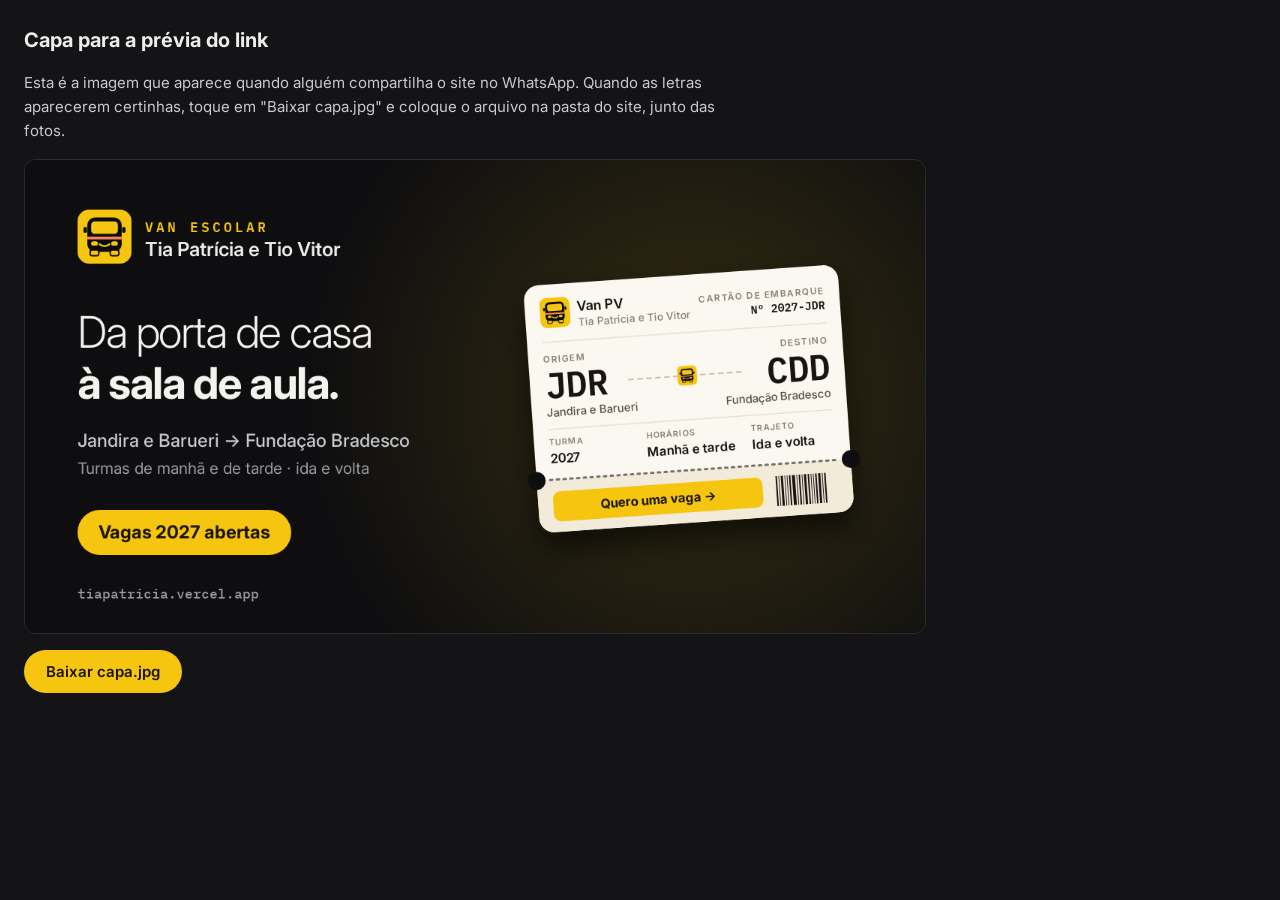
<file: gerar-capa.html>
<!doctype html>
<html lang="pt-BR">
<head>
<meta charset="UTF-8">
<meta name="viewport" content="width=device-width, initial-scale=1.0">
<title>Gerar capa · Van PV</title>
<meta name="robots" content="noindex">
<link href="https://fonts.googleapis.com/css2?family=Inter:wght@300;400;500;600;700&family=IBM+Plex+Mono:wght@500;600&display=swap" rel="stylesheet">
<style>
body{margin:0;background:#141416;color:#EDEDED;font:15px/1.6 Inter,system-ui,sans-serif;padding:24px}
h1{font-size:20px;margin:0 0 6px}
p{color:#C9C9CF;max-width:720px}
canvas{width:100%;max-width:900px;height:auto;display:block;border-radius:12px;border:1px solid rgba(255,255,255,.1);margin:16px 0}
button{background:#F6C510;color:#1A1500;border:0;border-radius:999px;padding:12px 22px;font:600 15px Inter,sans-serif;cursor:pointer}
button:disabled{opacity:.5;cursor:wait}
#info{color:#9A9AA2;font-size:13px;margin-left:12px}
</style>
</head>
<body>
<h1>Capa para a prévia do link</h1>
<p>Esta é a imagem que aparece quando alguém compartilha o site no WhatsApp. Quando as letras aparecerem certinhas, toque em "Baixar capa.jpg" e coloque o arquivo na pasta do site, junto das fotos.</p>
<canvas id="capa" width="1200" height="630"></canvas>
<button id="baixar" type="button" disabled>Carregando as letras…</button><span id="info"></span>
<script>
/* Desenha a capa (1200 × 630, o tamanho que o WhatsApp e o Facebook usam) */
const cv = document.getElementById('capa'), x = cv.getContext('2d');
const SANS = 'Inter,system-ui,sans-serif', MONO = "'IBM Plex Mono',ui-monospace,Menlo,Consolas,monospace";
function rr(px, py, w, h, r) { const p = new Path2D(); if (p.roundRect) p.roundRect(px, py, w, h, r); else p.rect(px, py, w, h); return p; }
function T(t, px, py, fonte, cor, alinhar, ls) {
  x.font = fonte; x.fillStyle = cor; x.textAlign = alinhar || 'left';
  if ('letterSpacing' in x) x.letterSpacing = (ls || 0) + 'px';
  x.fillText(t, px, py);
}
/* A carinha da van e a placa amarela (as mesmas do site) */
function carinha(px, py, s, dark, yel) {
  const R = (a, b, w, h, r, fill, stroke) => { const p = rr(px + a * s, py + b * s, w * s, h * s, r * s); if (fill) { x.fillStyle = fill; x.fill(p); } if (stroke) { x.lineWidth = 3 * s; x.strokeStyle = stroke; x.stroke(p); } };
  R(14, 10, 72, 72, 16, dark); R(22, 18, 56, 26, 7, yel); R(14, 50, 72, 6, 0, '#F4845F');
  R(6, 30, 7, 12, 2.5, dark); R(87, 30, 7, 12, 2.5, dark); R(22, 60, 14, 9, 4.5, yel); R(64, 60, 14, 9, 4.5, yel);
  x.beginPath(); x.moveTo(px + 40 * s, py + 66 * s); x.quadraticCurveTo(px + 50 * s, py + 74 * s, px + 60 * s, py + 66 * s); x.lineWidth = 4 * s; x.lineCap = 'round'; x.strokeStyle = yel; x.stroke();
  R(20, 78, 18, 12, 4, yel, dark); R(62, 78, 18, 12, 4, yel, dark);
}
function placa(px, py, size) { x.fillStyle = '#F6C510'; x.fill(rr(px, py, size, size, size * 13 / 60)); carinha(px + size * 3.5 / 60, py + size * 3.5 / 60, size * 53 / 60 / 100, '#0B0B0B', '#F6C510'); }

function desenhar() {
  x.textBaseline = 'alphabetic';
  /* fundo da rodoviária, com um brilho amarelo atrás do bilhete */
  x.fillStyle = '#0E0E10'; x.fillRect(0, 0, 1200, 630);
  const brilho = x.createRadialGradient(890, 315, 40, 890, 315, 520);
  brilho.addColorStop(0, 'rgba(246,197,16,.16)'); brilho.addColorStop(1, 'rgba(246,197,16,0)');
  x.fillStyle = brilho; x.fillRect(0, 0, 1200, 630);

  /* lado esquerdo: marca, frase e chamada */
  placa(70, 66, 72);
  T('VAN ESCOLAR', 160, 96, `600 18px ${MONO}`, '#F6C510', 'left', 4);
  T('Tia Patrícia e Tio Vitor', 160, 128, `600 26px ${SANS}`, '#EDEDED');
  T('Da porta de casa', 70, 250, `300 58px ${SANS}`, '#F5F3EE', 'left', -1.5);
  T('à sala de aula.', 70, 318, `700 58px ${SANS}`, '#F5F3EE', 'left', -1.5);
  T('Jandira e Barueri → Fundação Bradesco', 70, 382, `500 24px ${SANS}`, '#C9C9CF');
  T('Turmas de manhã e de tarde · ida e volta', 70, 418, `400 21px ${SANS}`, '#9A9AA2');
  x.font = `700 24px ${SANS}`; if ('letterSpacing' in x) x.letterSpacing = '0px';
  const chamada = 'Vagas 2027 abertas', wc = x.measureText(chamada).width;
  x.fillStyle = '#F6C510'; x.fill(rr(70, 466, wc + 56, 60, 30));
  T(chamada, 98, 504, `700 24px ${SANS}`, '#1A1500');
  T('tiapatricia.vercel.app', 70, 584, `500 18px ${MONO}`, '#9A9AA2');

  /* lado direito: o cartão de embarque, um pouco inclinado */
  const W = 420, H = 330;
  x.save(); x.translate(885, 318); x.rotate(-4 * Math.PI / 180); x.translate(-W / 2, -H / 2);
  x.shadowColor = 'rgba(0,0,0,.6)'; x.shadowBlur = 40; x.shadowOffsetY = 20;
  x.fillStyle = '#FBF8F1'; x.fill(rr(0, 0, W, H, 20));
  x.shadowColor = 'transparent'; x.shadowBlur = 0; x.shadowOffsetY = 0;
  x.save(); x.clip(rr(0, 0, W, H, 20)); x.fillStyle = '#F3EBDA'; x.fillRect(0, 260, W, 70); x.restore();
  /* topo do bilhete */
  placa(20, 18, 40);
  T('Van PV', 70, 38, `600 18px ${SANS}`, '#1A1410');
  T('Tia Patrícia e Tio Vitor', 70, 58, `500 14px ${SANS}`, '#8A7F74');
  T('CARTÃO DE EMBARQUE', 400, 38, `600 12px ${SANS}`, '#8A7F74', 'right', 1.5);
  T('Nº 2027-JDR', 400, 58, `600 15px ${MONO}`, '#1A1410', 'right');
  x.fillStyle = '#E8E1D2'; x.fillRect(20, 76, 380, 1.5);
  /* origem e destino */
  T('ORIGEM', 20, 104, `600 12px ${SANS}`, '#8A7F74', 'left', 1.5);
  T('DESTINO', 400, 104, `600 12px ${SANS}`, '#8A7F74', 'right', 1.5);
  T('JDR', 20, 152, `600 48px ${MONO}`, '#1A1410', 'left', -1);
  T('CDD', 400, 152, `600 48px ${MONO}`, '#1A1410', 'right', -1);
  T('Jandira e Barueri', 20, 176, `500 15px ${SANS}`, '#5A5047');
  T('Fundação Bradesco', 400, 176, `500 15px ${SANS}`, '#5A5047', 'right');
  x.save(); x.setLineDash([6, 6]); x.strokeStyle = '#C9BFAA'; x.lineWidth = 2;
  x.beginPath(); x.moveTo(132, 134); x.lineTo(288, 134); x.stroke(); x.restore();
  placa(197, 121, 26);
  /* turma, horários e trajeto */
  x.fillStyle = '#E8E1D2'; x.fillRect(20, 192, 380, 1.5);
  T('TURMA', 20, 214, `600 11px ${SANS}`, '#8A7F74', 'left', 1.2);
  T('HORÁRIOS', 150, 214, `600 11px ${SANS}`, '#8A7F74', 'left', 1.2);
  T('TRAJETO', 290, 214, `600 11px ${SANS}`, '#8A7F74', 'left', 1.2);
  T('2027', 20, 238, `600 17px ${SANS}`, '#1A1410');
  T('Manhã e tarde', 150, 238, `600 17px ${SANS}`, '#1A1410');
  T('Ida e volta', 290, 238, `600 17px ${SANS}`, '#1A1410');
  /* picote, com os furinhos das pontas */
  x.save(); x.setLineDash([3, 6]); x.lineCap = 'round'; x.strokeStyle = 'rgba(10,6,8,.55)'; x.lineWidth = 3;
  x.beginPath(); x.moveTo(18, 260); x.lineTo(402, 260); x.stroke(); x.restore();
  x.fillStyle = '#0E0E10'; [0, W].forEach(px => { x.beginPath(); x.arc(px, 260, 12, 0, Math.PI * 2); x.fill(); });
  /* canhoto: botão amarelo e código de barras */
  x.fillStyle = '#F6C510'; x.fill(rr(20, 276, 280, 40, 10));
  T('Quero uma vaga →', 160, 302, `700 17px ${SANS}`, '#1A1500', 'center');
  let bx = 318; x.fillStyle = '#1A1410';
  [2, 1, 3, 1, 1, 2, 4, 1, 2, 1, 3, 2, 1, 1, 2, 3, 1, 2].forEach(w => { x.fillRect(bx, 276, w, 40); bx += w + 2; });
  x.restore();
}

/* Espera as letras do Google carregarem antes de desenhar (senão sai com a letra do computador) */
(async () => {
  try {
    await Promise.all(['300 58px Inter', '400 21px Inter', '500 24px Inter', '600 26px Inter', '700 58px Inter', "500 18px 'IBM Plex Mono'", "600 48px 'IBM Plex Mono'"].map(f => document.fonts.load(f)));
  } catch (e) { /* sem internet: desenha com a letra do computador */ }
  desenhar();
  const b = document.getElementById('baixar'); b.disabled = false; b.textContent = 'Baixar capa.jpg';
})();

document.getElementById('baixar').addEventListener('click', () => {
  cv.toBlob(blob => {
    const kb = Math.round(blob.size / 1024);
    document.getElementById('info').textContent = `Tamanho: ${kb} KB` + (kb > 300 ? ' · acima de 300 KB, o WhatsApp pode não mostrar' : ' · tamanho ok para o WhatsApp');
    const a = document.createElement('a'); a.href = URL.createObjectURL(blob); a.download = 'capa.jpg';
    document.body.appendChild(a); a.click(); a.remove();
    setTimeout(() => URL.revokeObjectURL(a.href), 10000);
  }, 'image/jpeg', 0.9);
});
</script>
</body>
</html>
</file>
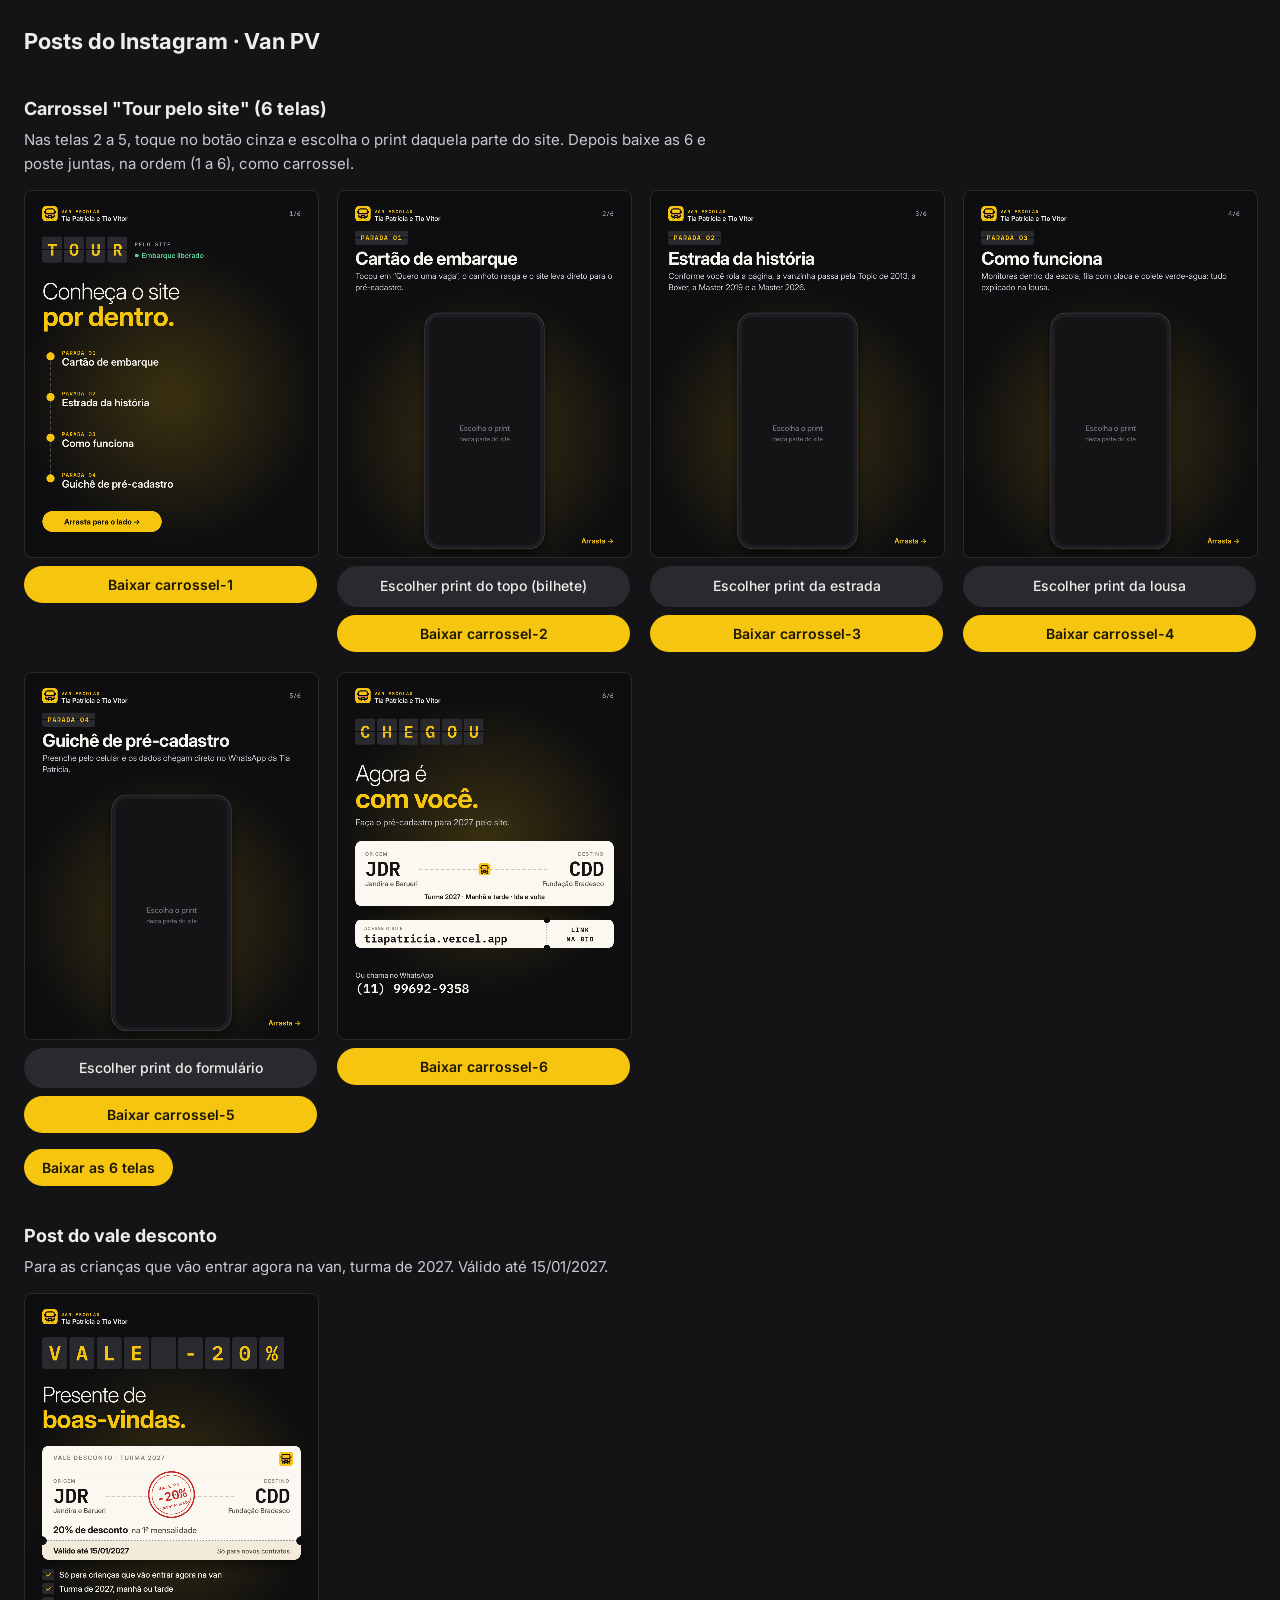
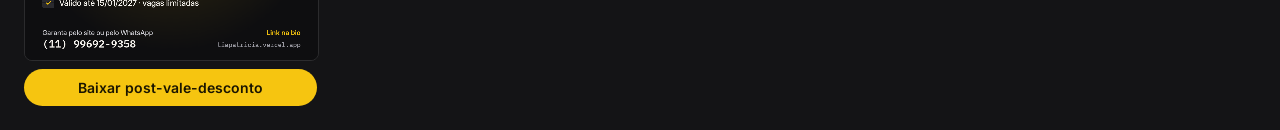
<file: gerar-post.html>
<!doctype html>
<html lang="pt-BR">
<head>
<meta charset="UTF-8">
<meta name="viewport" content="width=device-width, initial-scale=1.0">
<title>Gerar posts do Instagram · Van PV</title>
<meta name="robots" content="noindex">
<link href="https://fonts.googleapis.com/css2?family=Inter:wght@300;400;500;600;700&family=IBM+Plex+Mono:wght@500;600&display=swap" rel="stylesheet">
<style>
body{margin:0;background:#141416;color:#EDEDED;font:15px/1.6 Inter,system-ui,sans-serif;padding:24px}
h1{font-size:22px;margin:0 0 6px}
h2{font-size:18px;margin:36px 0 4px}
p{color:#C9C9CF;max-width:720px;margin:4px 0 14px}
.grade{display:grid;grid-template-columns:repeat(auto-fill,minmax(260px,1fr));gap:20px}
.cartao{display:grid;gap:8px;align-content:start}
.cartao canvas{width:100%;height:auto;border-radius:8px;border:1px solid rgba(255,255,255,.1)}
label.foto{background:#2A2A2E;color:#EDEDED;border-radius:999px;padding:9px 16px;cursor:pointer;font-weight:500;font-size:14px;text-align:center}
label.foto input{display:none}
button{background:#F6C510;color:#1A1500;border:0;border-radius:999px;padding:10px 18px;font:600 14px Inter,sans-serif;cursor:pointer}
#todos{margin-top:16px}
#carregando{color:#9A9AA2}
</style>
</head>
<body>
<h1>Posts do Instagram · Van PV</h1>
<p id="carregando">Carregando as letras…</p>

<h2>Carrossel "Tour pelo site" (6 telas)</h2>
<p>Nas telas 2 a 5, toque no botão cinza e escolha o print daquela parte do site. Depois baixe as 6 e poste juntas, na ordem (1 a 6), como carrossel.</p>
<div class="grade" id="carrossel"></div>
<button id="todos" type="button">Baixar as 6 telas</button>

<h2>Post do vale desconto</h2>
<p>Para as crianças que vão entrar agora na van, turma de 2027. Válido até 15/01/2027.</p>
<div class="grade" id="vale"></div>

<script>
const W = 1080, H = 1350;
const SANS = 'Inter,system-ui,sans-serif', MONO = "'IBM Plex Mono',ui-monospace,Menlo,Consolas,monospace";
const FUNDO = '#0E0E10', AMARELO = '#F6C510', PAPEL = '#FBF8F1', CANHOTO = '#F3EBDA', BRANCO = '#F5F3EE';
let x = null; /* o "pincel" da imagem que está sendo desenhada */

/* ---------- ferramentas de desenho ---------- */
function rr(px, py, w, h, r) { const p = new Path2D(); if (p.roundRect) p.roundRect(px, py, w, h, r); else p.rect(px, py, w, h); return p; }
function T(t, px, py, fonte, cor, alinhar, ls) {
  x.font = fonte; x.fillStyle = cor; x.textAlign = alinhar || 'left';
  if ('letterSpacing' in x) x.letterSpacing = (ls || 0) + 'px';
  x.fillText(t, px, py);
}
/* Quebra um texto em linhas que cabem na largura */
function linhas(t, fonte, max) {
  x.font = fonte; if ('letterSpacing' in x) x.letterSpacing = '0px';
  const out = []; let l = '';
  t.split(' ').forEach(p => { const tent = l ? l + ' ' + p : p; if (x.measureText(tent).width > max && l) { out.push(l); l = p; } else l = tent; });
  if (l) out.push(l);
  return out;
}
function carinha(px, py, s, dark, yel) {
  const R = (a, b, w, h, r, fill, stroke) => { const p = rr(px + a * s, py + b * s, w * s, h * s, r * s); if (fill) { x.fillStyle = fill; x.fill(p); } if (stroke) { x.lineWidth = 3 * s; x.strokeStyle = stroke; x.stroke(p); } };
  R(14, 10, 72, 72, 16, dark); R(22, 18, 56, 26, 7, yel); R(14, 50, 72, 6, 0, '#F4845F');
  R(6, 30, 7, 12, 2.5, dark); R(87, 30, 7, 12, 2.5, dark); R(22, 60, 14, 9, 4.5, yel); R(64, 60, 14, 9, 4.5, yel);
  x.beginPath(); x.moveTo(px + 40 * s, py + 66 * s); x.quadraticCurveTo(px + 50 * s, py + 74 * s, px + 60 * s, py + 66 * s); x.lineWidth = 4 * s; x.lineCap = 'round'; x.strokeStyle = yel; x.stroke();
  R(20, 78, 18, 12, 4, yel, dark); R(62, 78, 18, 12, 4, yel, dark);
}
function placa(px, py, size) { x.fillStyle = AMARELO; x.fill(rr(px, py, size, size, size * 13 / 60)); carinha(px + size * 3.5 / 60, py + size * 3.5 / 60, size * 53 / 60 / 100, '#0B0B0B', AMARELO); }
/* Plaquinha do quadro de partidas (com a linha no meio) */
function plaquinha(px, py, w, h, letra, tam) {
  x.fillStyle = '#2A2A2E'; x.fill(rr(px, py, w, h, 6));
  if (letra) T(letra, px + w / 2, py + h / 2 + tam * 0.36, `600 ${tam}px ${MONO}`, AMARELO, 'center');
  x.fillStyle = 'rgba(0,0,0,.7)'; x.fillRect(px, py + h / 2 - 1, w, 2);
}
function fundo(cx, cy) {
  x.fillStyle = FUNDO; x.fillRect(0, 0, W, H);
  const g = x.createRadialGradient(cx, cy, 40, cx, cy, 560);
  g.addColorStop(0, 'rgba(246,197,16,.18)'); g.addColorStop(1, 'rgba(246,197,16,0)');
  x.fillStyle = g; x.fillRect(0, 0, W, H);
}
function cabecalho(pagina) {
  placa(64, 56, 56);
  T('VAN ESCOLAR', 134, 82, `600 17px ${MONO}`, AMARELO, 'left', 3);
  T('Tia Patrícia e Tio Vitor', 134, 110, `600 24px ${SANS}`, BRANCO);
  if (pagina) T(pagina, 1016, 92, `500 24px ${MONO}`, '#9A9AA2', 'right');
}
function sombra(ligar) { x.shadowColor = ligar ? 'rgba(0,0,0,.55)' : 'transparent'; x.shadowBlur = ligar ? 44 : 0; x.shadowOffsetY = ligar ? 20 : 0; }
/* Celular com o print do site (o print é encaixado pelo topo) */
function celular(img, px, py, w, h) {
  sombra(true); x.fillStyle = '#1E1E22'; x.fill(rr(px, py, w, h, 56)); sombra(false);
  x.strokeStyle = '#3A3A40'; x.lineWidth = 3; x.stroke(rr(px, py, w, h, 56));
  const sx = px + 14, sy = py + 14, sw = w - 28, sh = h - 28;
  x.save(); x.clip(rr(sx, sy, sw, sh, 44));
  if (img) { const r = Math.max(sw / img.width, sh / img.height), iw = img.width * r, ih = img.height * r; x.drawImage(img, sx + (sw - iw) / 2, sy, iw, ih); }
  else { x.fillStyle = '#141416'; x.fillRect(sx, sy, sw, sh); T('Escolha o print', px + w / 2, py + h / 2, `500 28px ${SANS}`, '#6E6E76', 'center'); T('desta parte do site', px + w / 2, py + h / 2 + 38, `400 22px ${SANS}`, '#6E6E76', 'center'); }
  x.restore();
}
/* Cartão de embarque JDR → CDD (952 × 240) */
function bilheteRota(top) {
  sombra(true); x.fillStyle = PAPEL; x.fill(rr(64, top, 952, 240, 22)); sombra(false);
  T('ORIGEM', 100, top + 54, `600 18px ${SANS}`, '#8A7F74', 'left', 2);
  T('DESTINO', 980, top + 54, `600 18px ${SANS}`, '#8A7F74', 'right', 2);
  T('JDR', 100, top + 128, `600 74px ${MONO}`, '#1A1410', 'left', -1);
  T('CDD', 980, top + 128, `600 74px ${MONO}`, '#1A1410', 'right', -1);
  T('Jandira e Barueri', 100, top + 166, `500 25px ${SANS}`, '#5A5047');
  T('Fundação Bradesco', 980, top + 166, `500 25px ${SANS}`, '#5A5047', 'right');
  x.save(); x.setLineDash([10, 10]); x.strokeStyle = '#C9BFAA'; x.lineWidth = 3;
  x.beginPath(); x.moveTo(300, top + 104); x.lineTo(780, top + 104); x.stroke(); x.restore();
  placa(518, top + 82, 44);
  T('Turma 2027 · Manhã e tarde · Ida e volta', 540, top + 214, `600 24px ${SANS}`, '#1A1410', 'center');
}
/* Canhoto com o endereço do site */
function canhotoEndereco(top) {
  x.fillStyle = PAPEL; x.fill(rr(64, top, 952, 104, 20));
  T('ACESSE O SITE', 96, top + 38, `600 16px ${SANS}`, '#8A7F74', 'left', 2);
  T('tiapatricia.vercel.app', 96, top + 84, `600 40px ${MONO}`, '#1A1410');
  x.save(); x.setLineDash([3, 7]); x.lineCap = 'round'; x.strokeStyle = 'rgba(10,6,8,.5)'; x.lineWidth = 3;
  x.beginPath(); x.moveTo(770, top + 16); x.lineTo(770, top + 88); x.stroke(); x.restore();
  x.fillStyle = FUNDO; [top, top + 104].forEach(py => { x.beginPath(); x.arc(770, py, 12, 0, Math.PI * 2); x.fill(); });
  T('LINK', 893, top + 46, `600 24px ${MONO}`, '#1A1410', 'center', 3);
  T('NA BIO', 893, top + 80, `600 24px ${MONO}`, '#1A1410', 'center', 3);
}

/* ---------- carrossel ---------- */
const PARADAS = [
  { n: '01', titulo: 'Cartão de embarque', texto: 'Tocou em “Quero uma vaga”, o canhoto rasga e o site leva direto para o pré-cadastro.', print: 'Escolher print do topo (bilhete)' },
  { n: '02', titulo: 'Estrada da história', texto: 'Conforme você rola a página, a vanzinha passa pela Topic de 2013, a Boxer, a Master 2019 e a Master 2026.', print: 'Escolher print da estrada' },
  { n: '03', titulo: 'Como funciona', texto: 'Monitores dentro da escola, fila com placa e colete verde-água: tudo explicado na lousa.', print: 'Escolher print da lousa' },
  { n: '04', titulo: 'Guichê de pré-cadastro', texto: 'Preenche pelo celular e os dados chegam direto no WhatsApp da Tia Patrícia.', print: 'Escolher print do formulário' }
];
function desenharCapa() {
  fundo(540, 760); cabecalho('1/6');
  ['T', 'O', 'U', 'R'].forEach((l, i) => plaquinha(64 + i * 80, 168, 72, 96, l, 62));
  T('PELO SITE', 404, 204, `500 20px ${MONO}`, '#9A9AA2', 'left', 3);
  x.fillStyle = '#5CCB98'; x.beginPath(); x.arc(412, 238, 7, 0, Math.PI * 2); x.fill();
  T('Embarque liberado', 430, 247, `600 26px ${SANS}`, '#5CCB98');
  T('Conheça o site', 64, 400, `300 84px ${SANS}`, BRANCO, 'left', -2);
  T('por dentro.', 64, 498, `700 100px ${SANS}`, AMARELO, 'left', -2);
  x.save(); x.setLineDash([10, 10]); x.strokeStyle = 'rgba(255,255,255,.25)'; x.lineWidth = 3;
  x.beginPath(); x.moveTo(94, 610); x.lineTo(94, 1060); x.stroke(); x.restore();
  PARADAS.forEach((p, i) => {
    const y = 610 + i * 150;
    x.fillStyle = AMARELO; x.beginPath(); x.arc(94, y, 15, 0, Math.PI * 2); x.fill();
    T('PARADA ' + p.n, 136, y - 6, `500 20px ${MONO}`, AMARELO, 'left', 2);
    T(p.titulo, 136, y + 34, `600 38px ${SANS}`, BRANCO);
  });
  x.fillStyle = AMARELO; x.fill(rr(64, 1180, 440, 78, 39));
  T('Arrasta para o lado →', 284, 1230, `700 28px ${SANS}`, '#1A1500', 'center');
}
function desenharParada(p, pagina, img) {
  fundo(540, 900); cabecalho(pagina + '/6');
  x.font = `600 24px ${MONO}`; if ('letterSpacing' in x) x.letterSpacing = '3px';
  const rot = 'PARADA ' + p.n, wr = x.measureText(rot).width;
  plaquinha(64, 146, wr + 40, 52, '', 0);
  T(rot, 84, 181, `600 24px ${MONO}`, AMARELO, 'left', 3);
  T(p.titulo, 64, 272, `700 66px ${SANS}`, BRANCO, 'left', -1.5);
  linhas(p.texto, `400 30px ${SANS}`, 952).slice(0, 3).forEach((l, k) => T(l, 64, 324 + k * 42, `400 30px ${SANS}`, '#C9C9CF'));
  celular(img, 320, 450, 440, 870);
  T('Arrasta →', 1016, 1300, `600 26px ${SANS}`, AMARELO, 'right');
}
function desenharFim() {
  fundo(540, 640); cabecalho('6/6');
  ['C', 'H', 'E', 'G', 'O', 'U'].forEach((l, i) => plaquinha(64 + i * 80, 168, 72, 96, l, 62));
  T('Agora é', 64, 400, `300 84px ${SANS}`, BRANCO, 'left', -2);
  T('com você.', 64, 498, `700 100px ${SANS}`, AMARELO, 'left', -2);
  T('Faça o pré-cadastro para 2027 pelo site.', 64, 562, `400 32px ${SANS}`, '#C9C9CF');
  bilheteRota(620);
  canhotoEndereco(910);
  T('Ou chama no WhatsApp', 64, 1124, `500 26px ${SANS}`, '#C9C9CF');
  T('(11) 99692-9358', 64, 1180, `600 46px ${MONO}`, BRANCO);
}

/* ---------- post do vale desconto ---------- */
function desenharVale() {
  fundo(540, 760); cabecalho(null);
  ['V', 'A', 'L', 'E', '', '-', '2', '0', '%'].forEach((l, i) => plaquinha(64 + i * 100, 160, 92, 116, l, 74));
  T('Presente de', 64, 400, `300 80px ${SANS}`, BRANCO, 'left', -2);
  T('boas-vindas.', 64, 494, `700 92px ${SANS}`, AMARELO, 'left', -2);
  /* bilhete do vale (igual ao do site) */
  const top = 560;
  sombra(true); x.fillStyle = PAPEL; x.fill(rr(64, top, 952, 420, 22)); sombra(false);
  x.save(); x.clip(rr(64, top, 952, 420, 22)); x.fillStyle = CANHOTO; x.fillRect(64, top + 350, 952, 70); x.restore();
  T('VALE DESCONTO · TURMA 2027', 104, top + 52, `600 22px ${SANS}`, '#8A7F74', 'left', 3);
  placa(936, top + 22, 52);
  x.fillStyle = '#E8E1D2'; x.fillRect(104, top + 96, 872, 2);
  T('ORIGEM', 104, top + 136, `600 18px ${SANS}`, '#8A7F74', 'left', 2);
  T('DESTINO', 976, top + 136, `600 18px ${SANS}`, '#8A7F74', 'right', 2);
  T('JDR', 104, top + 210, `600 74px ${MONO}`, '#1A1410', 'left', -1);
  T('CDD', 976, top + 210, `600 74px ${MONO}`, '#1A1410', 'right', -1);
  T('Jandira e Barueri', 104, top + 248, `500 25px ${SANS}`, '#5A5047');
  T('Fundação Bradesco', 976, top + 248, `500 25px ${SANS}`, '#5A5047', 'right');
  x.save(); x.setLineDash([10, 10]); x.strokeStyle = '#C9BFAA'; x.lineWidth = 3;
  x.beginPath(); x.moveTo(300, top + 186); x.lineTo(780, top + 186); x.stroke(); x.restore();
  x.fillStyle = '#E8E1D2'; x.fillRect(104, top + 276, 872, 2);
  T('20% de desconto', 104, top + 322, `700 34px ${SANS}`, '#1A1410');
  const w20 = x.measureText('20% de desconto').width;
  T('na 1ª mensalidade', 104 + w20 + 12, top + 322, `500 30px ${SANS}`, '#5A5047');
  x.save(); x.setLineDash([3, 8]); x.lineCap = 'round'; x.strokeStyle = 'rgba(10,6,8,.5)'; x.lineWidth = 3;
  x.beginPath(); x.moveTo(84, top + 350); x.lineTo(996, top + 350); x.stroke(); x.restore();
  x.fillStyle = FUNDO; [64, 1016].forEach(px => { x.beginPath(); x.arc(px, top + 350, 16, 0, Math.PI * 2); x.fill(); });
  T('Válido até 15/01/2027', 104, top + 397, `700 28px ${SANS}`, '#1A1410');
  T('Só para novos contratos', 976, top + 397, `500 24px ${SANS}`, '#5A5047', 'right');
  /* carimbo vermelho no meio do trilho */
  x.save(); x.translate(540, top + 180); x.rotate(-14 * Math.PI / 180);
  x.fillStyle = 'rgba(251,248,241,.94)'; x.beginPath(); x.arc(0, 0, 84, 0, Math.PI * 2); x.fill();
  x.strokeStyle = '#C62828'; x.lineWidth = 5; x.beginPath(); x.arc(0, 0, 84, 0, Math.PI * 2); x.stroke();
  x.lineWidth = 2; x.beginPath(); x.arc(0, 0, 72, 0, Math.PI * 2); x.stroke();
  T('VALE PV', 0, -26, `600 15px ${SANS}`, '#C62828', 'center', 3);
  T('-20%', 0, 20, `600 46px ${MONO}`, '#C62828', 'center');
  T('1ª MENSALIDADE', 0, 46, `600 12px ${SANS}`, '#C62828', 'center', 1.5);
  x.restore();
  /* regras */
  ['Só para crianças que vão entrar agora na van', 'Turma de 2027, manhã ou tarde', 'Válido até 15/01/2027 · vagas limitadas'].forEach((r, i) => {
    const y = 1046 + i * 52;
    plaquinha(64, y - 31, 44, 40, '', 0);
    T('✓', 86, y - 2, `700 26px ${SANS}`, AMARELO, 'center');
    T(r, 126, y, `500 30px ${SANS}`, BRANCO);
  });
  /* contato */
  T('Garanta pelo site ou pelo WhatsApp', 64, 1258, `500 25px ${SANS}`, '#C9C9CF');
  T('(11) 99692-9358', 64, 1304, `600 38px ${MONO}`, BRANCO);
  T('Link na bio', 1016, 1258, `600 25px ${SANS}`, AMARELO, 'right');
  T('tiapatricia.vercel.app', 1016, 1302, `500 24px ${MONO}`, '#9A9AA2', 'right');
}

/* ---------- montagem da página (cada imagem com seu botão) ---------- */
const doCarrossel = [];
function baixar(c) {
  c.cv.toBlob(blob => {
    const a = document.createElement('a'); a.href = URL.createObjectURL(blob); a.download = c.nome + '.jpg';
    document.body.appendChild(a); a.click(); a.remove();
    setTimeout(() => URL.revokeObjectURL(a.href), 10000);
  }, 'image/jpeg', 0.92);
}
function cartao(destino, nome, desenhar, rotuloPrint) {
  const box = document.createElement('div'); box.className = 'cartao';
  const cv = document.createElement('canvas'); cv.width = W; cv.height = H; box.appendChild(cv);
  const c = { cv, nome, img: null };
  c.redesenhar = () => { x = cv.getContext('2d'); x.textBaseline = 'alphabetic'; desenhar(c.img); };
  if (rotuloPrint) {
    const lab = document.createElement('label'); lab.className = 'foto'; lab.textContent = rotuloPrint;
    const inp = document.createElement('input'); inp.type = 'file'; inp.accept = 'image/*';
    inp.addEventListener('change', e => {
      const arq = e.target.files[0]; if (!arq) return;
      const leitor = new FileReader();
      leitor.onload = () => { const im = new Image(); im.onload = () => { c.img = im; c.redesenhar(); }; im.src = leitor.result; };
      leitor.readAsDataURL(arq);
    });
    lab.appendChild(inp); box.appendChild(lab);
  }
  const b = document.createElement('button'); b.type = 'button'; b.textContent = 'Baixar ' + nome; b.addEventListener('click', () => baixar(c));
  box.appendChild(b);
  destino.appendChild(box);
  c.redesenhar();
  return c;
}

(async () => {
  try {
    await Promise.all(['300 84px Inter', '400 30px Inter', '500 25px Inter', '600 38px Inter', '700 100px Inter', "500 20px 'IBM Plex Mono'", "600 74px 'IBM Plex Mono'"].map(f => document.fonts.load(f)));
  } catch (e) { /* sem internet: usa a letra do computador */ }
  document.getElementById('carregando').hidden = true;
  const car = document.getElementById('carrossel');
  doCarrossel.push(cartao(car, 'carrossel-1', desenharCapa));
  PARADAS.forEach((p, i) => doCarrossel.push(cartao(car, 'carrossel-' + (i + 2), img => desenharParada(p, i + 2, img), p.print)));
  doCarrossel.push(cartao(car, 'carrossel-6', desenharFim));
  cartao(document.getElementById('vale'), 'post-vale-desconto', desenharVale);
})();
/* Baixa as 6 telas, uma de cada vez (o navegador pode perguntar se permite vários downloads: diga que sim) */
document.getElementById('todos').addEventListener('click', () => doCarrossel.forEach((c, i) => setTimeout(() => baixar(c), i * 600)));
</script>
</body>
</html>
</file>
